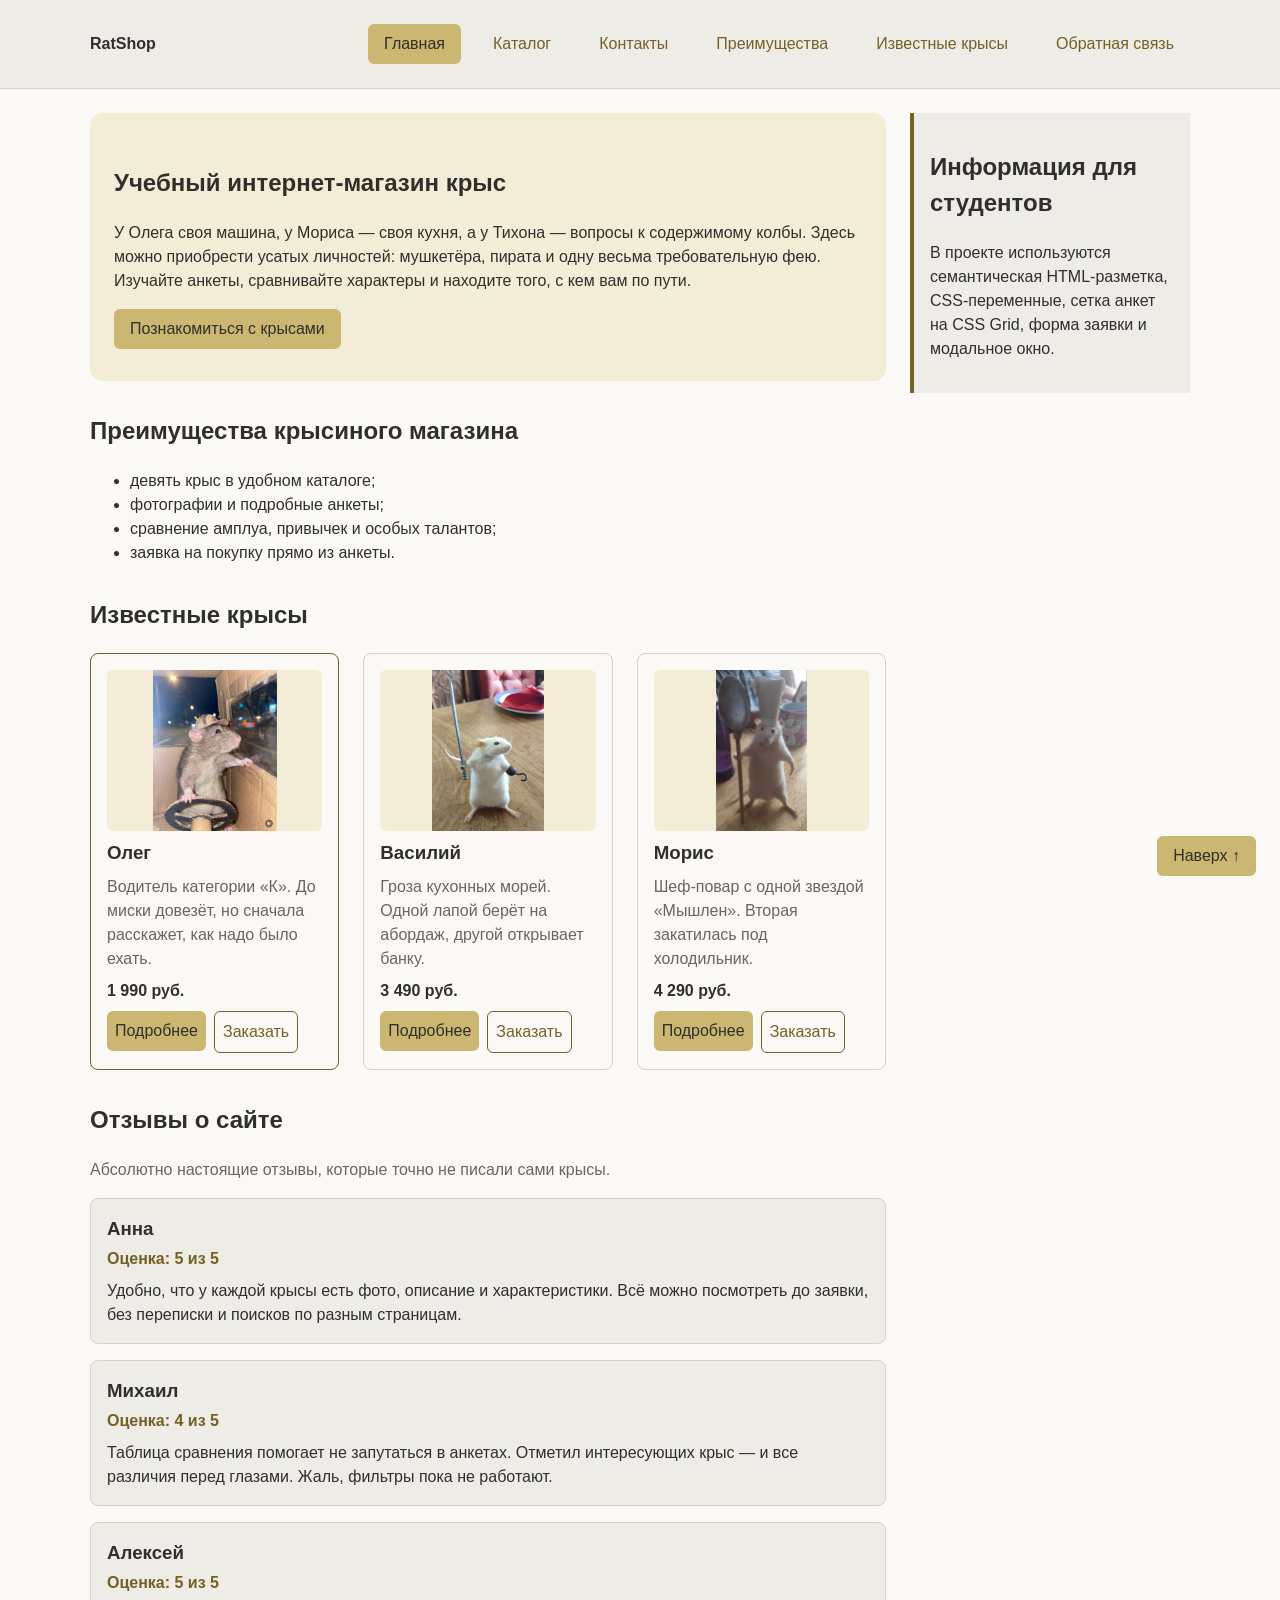
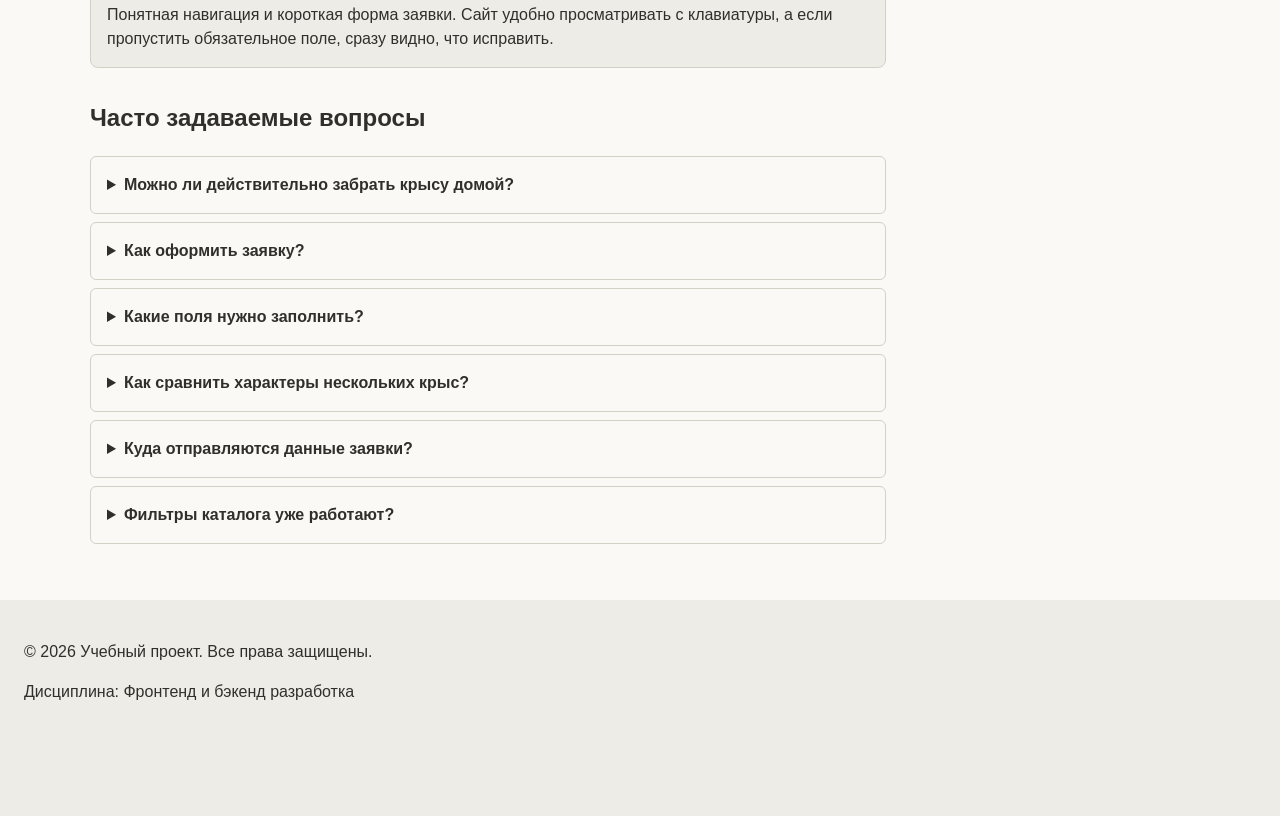
<file: index.html>
<!DOCTYPE html>
<html lang="ru">

<head>
  <meta charset="UTF-8">
  <meta name="viewport" content="width=device-width, initial-scale=1.0">
  <meta name="description" content="Учебный интернет-магазин крыс: фотографии, подробные анкеты, сравнение характеров и заявки на покупку.">
  <meta property="og:type" content="website">
  <meta property="og:title" content="Учебный интернет-магазин крыс">
  <meta property="og:description" content="Учебный интернет-магазин крыс: фотографии, подробные анкеты, сравнение характеров и заявки на покупку.">
  <meta property="og:url" content="https://aptemcat.github.io/kr1-html-css-shop/">
  <meta property="og:image" content="https://aptemcat.github.io/kr1-html-css-shop/images/preview.jpg">
  <title>Учебный интернет-магазин крыс</title>
  <link rel="stylesheet" href="css/style.css">
  <script src="js/products.js" defer></script>
  <script src="js/shop.js" defer></script>
  <script src="js/main.js" defer></script>
</head>

<body id="top">
  <header class="site-header">
    <div class="site-header__inner">
      <a class="site-header__logo" href="index.html">RatShop</a>

      <nav class="site-nav" aria-label="Основная навигация">
        <ul class="site-nav__list">
          <li class="site-nav__item"><a class="site-nav__link site-nav__link--active" aria-current="page" href="index.html">Главная</a></li>
          <li class="site-nav__item"><a class="site-nav__link" href="catalog.html">Каталог</a></li>
          <li class="site-nav__item"><a class="site-nav__link" href="contacts.html">Контакты</a></li>
          <li class="site-nav__item"><a class="site-nav__link" href="index.html#advantages">Преимущества</a></li>
          <li class="site-nav__item"><a class="site-nav__link" href="index.html#popular">Известные крысы</a></li>
          <li class="site-nav__item"><a class="site-nav__link" href="index.html#contacts">Обратная связь</a></li>
        </ul>
      </nav>
    </div>
  </header>

  <main class="page-layout">
    <!-- Основное содержимое страницы -->
    <div class="page-layout__content">
      <section class="hero">
        <h1 class="hero__title">Учебный интернет-магазин крыс</h1>
        <p class="hero__description">
          У Олега своя машина, у Мориса — своя кухня, а у Тихона — вопросы к содержимому колбы.
          Здесь можно приобрести усатых личностей: мушкетёра, пирата и одну весьма требовательную фею.
          Изучайте анкеты, сравнивайте характеры и находите того, с кем вам по пути.
        </p>
        <a class="button button--primary" href="#popular">Познакомиться с крысами</a>
      </section>

      <section class="section" id="advantages">
        <h2 class="section__title">Преимущества крысиного магазина</h2>

        <ul class="advantages-list">
          <li>девять крыс в удобном каталоге;</li>
          <li>фотографии и подробные анкеты;</li>
          <li>сравнение амплуа, привычек и особых талантов;</li>
          <li>заявка на покупку прямо из анкеты.</li>
        </ul>
      </section>

      <section class="section" id="popular">
        <h2 class="section__title">Известные крысы</h2>

        <div class="products-grid" id="popular-grid"></div>
        <noscript><p>Для просмотра крыс включите JavaScript.</p></noscript>
      </section>
      <section class="section reviews" id="reviews" aria-labelledby="reviews-title">
        <h2 class="section__title" id="reviews-title">Отзывы о сайте</h2>
        <p class="reviews__intro">Абсолютно настоящие отзывы, которые точно не писали сами крысы.</p>
        <div class="reviews__list">
          <article class="review-card">
            <h3 class="review-card__author">Анна</h3>
            <p class="review-card__rating">Оценка: 5 из 5</p>
            <p class="review-card__text">Удобно, что у каждой крысы есть фото, описание и характеристики. Всё можно посмотреть до заявки, без переписки и поисков по разным страницам.</p>
          </article>
          <article class="review-card">
            <h3 class="review-card__author">Михаил</h3>
            <p class="review-card__rating">Оценка: 4 из 5</p>
            <p class="review-card__text">Таблица сравнения помогает не запутаться в анкетах. Отметил интересующих крыс — и все различия перед глазами. Жаль, фильтры пока не работают.</p>
          </article>
          <article class="review-card">
            <h3 class="review-card__author">Алексей</h3>
            <p class="review-card__rating">Оценка: 5 из 5</p>
            <p class="review-card__text">Понятная навигация и короткая форма заявки. Сайт удобно просматривать с клавиатуры, а если пропустить обязательное поле, сразу видно, что исправить.</p>
          </article>
        </div>
      </section>

      <section class="section faq" id="faq" aria-labelledby="faq-title">
        <h2 class="section__title" id="faq-title">Часто задаваемые вопросы</h2>
        <details class="faq__item">
          <summary class="faq__question">Можно ли действительно забрать крысу домой?</summary>
          <p class="faq__answer">Это учебный интернет-магазин крыс с вымышленными анкетами. Можно выбрать крысу и заполнить заявку на покупку, но реальная продажа, оплата и передача животных пока не выполняются.</p>
        </details>
        <details class="faq__item">
          <summary class="faq__question">Как оформить заявку?</summary>
          <p class="faq__answer">Нажмите «Заказать» у героя на главной или в его подробной анкете. Форма откроется на той же странице, а имя крысы уже будет выбрано.</p>
        </details>
        <details class="faq__item">
          <summary class="faq__question">Какие поля нужно заполнить?</summary>
          <p class="faq__answer">Укажите имя, e-mail, телефон и тему заявки, затем отметьте согласие на обработку данных. Дата и комментарий необязательны.</p>
        </details>
        <details class="faq__item">
          <summary class="faq__question">Как сравнить характеры нескольких крыс?</summary>
          <p class="faq__answer">В каталоге отметьте галочки «Сравнить» у интересующих героев и нажмите «Перейти к сравнению» над списком. Таблица находится внизу страницы.</p>
        </details>
        <details class="faq__item">
          <summary class="faq__question">Куда отправляются данные заявки?</summary>
          <p class="faq__answer">Данные не отправляются на сервер. Форма проверяет заполнение и показывает сообщение об успешной отправке в рамках демонстрации.</p>
        </details>
        <details class="faq__item">
          <summary class="faq__question">Фильтры каталога уже работают?</summary>
          <p class="faq__answer">Пока выбор категории и цены не меняет список анкет. Галочки «Сравнить» на карточках уже работают и обновляют таблицу.</p>
        </details>
      </section>
    </div>

    <aside class="aside-info">
      <h2 class="aside-info__title">Информация для студентов</h2>
      <p class="aside-info__text">
        В проекте используются семантическая HTML-разметка, CSS-переменные,
        сетка анкет на CSS Grid, форма заявки и модальное окно.
      </p>
    </aside>
  </main>

  <dialog class="order-dialog" id="order-dialog" aria-labelledby="order-dialog-title">
    <h2 class="order-dialog__title" id="order-dialog-title">Оформление заявки</h2>

    <form class="order-form" id="order-form" action="#" method="post" novalidate>
      <input id="selected-product" name="selected-product" type="hidden">

      <div class="order-form__field">
        <label class="order-form__label" for="order-name">Имя</label>
        <input class="order-form__input" id="order-name" name="name" type="text" placeholder="Введите ваше имя" minlength="2"
          autocomplete="given-name" required>
      </div>

      <div class="order-form__field">
        <label class="order-form__label" for="order-email">E-mail</label>
        <input class="order-form__input" id="order-email" name="email" type="email" placeholder="example@mail.ru" autocomplete="email" required>
      </div>

      <div class="order-form__field">
        <label class="order-form__label" for="order-phone">Телефон</label>
        <input class="order-form__input" id="order-phone" name="phone" type="tel" inputmode="tel" placeholder="+7 (900) 000-00-00"
          pattern="^\+7 \(\d{3}\) \d{3}-\d{2}-\d{2}$" required>
        <small class="order-form__hint">Формат: +7 (900) 000-00-00</small>
      </div>

      <div class="order-form__field">
        <label class="order-form__label" for="order-date">Дата связи</label>
        <input class="order-form__input" id="order-date" name="date" type="date">
      </div>

      <div class="order-form__field">
        <label class="order-form__label" for="order-topic">Тема заявки</label>
        <select class="order-form__select" id="order-topic" name="topic" required>
          <option value="">Выберите тему</option>
          <option value="product">Покупка крысы</option>
          <option value="consultation">Консультация</option>
          <option value="delivery">Условия покупки</option>
        </select>
      </div>

      <div class="order-form__field">
        <label class="order-form__label" for="order-comment">Комментарий</label>
        <textarea class="order-form__textarea" id="order-comment" name="comment" rows="4" placeholder="Укажите дополнительную информацию"></textarea>
      </div>

      <div class="order-form__field">
        <label class="order-form__label">
          <input class="order-form__checkbox" id="order-agreement" name="agreement" type="checkbox" required>
          Я согласен на обработку данных
        </label>
      </div>

      <div class="order-form__actions">
        <button class="button button--secondary" type="button" id="close-order-dialog">Закрыть</button>
        <button class="button button--primary" type="submit">Отправить заявку</button>
      </div>
    </form>
  </dialog>

  <p class="success-message" id="success-message" hidden>
    Форма успешно отправлена!
  </p>

  <footer class="site-footer" id="contacts">
    <p class="site-footer__text">&copy; 2026 Учебный проект. Все права защищены.</p>
    <p class="site-footer__text">Дисциплина: Фронтенд и бэкенд разработка</p>
  </footer>
  <a class="button button--primary back-to-top" href="#top" aria-label="Вернуться к началу страницы">Наверх ↑</a>
</body>

</html>
</file>
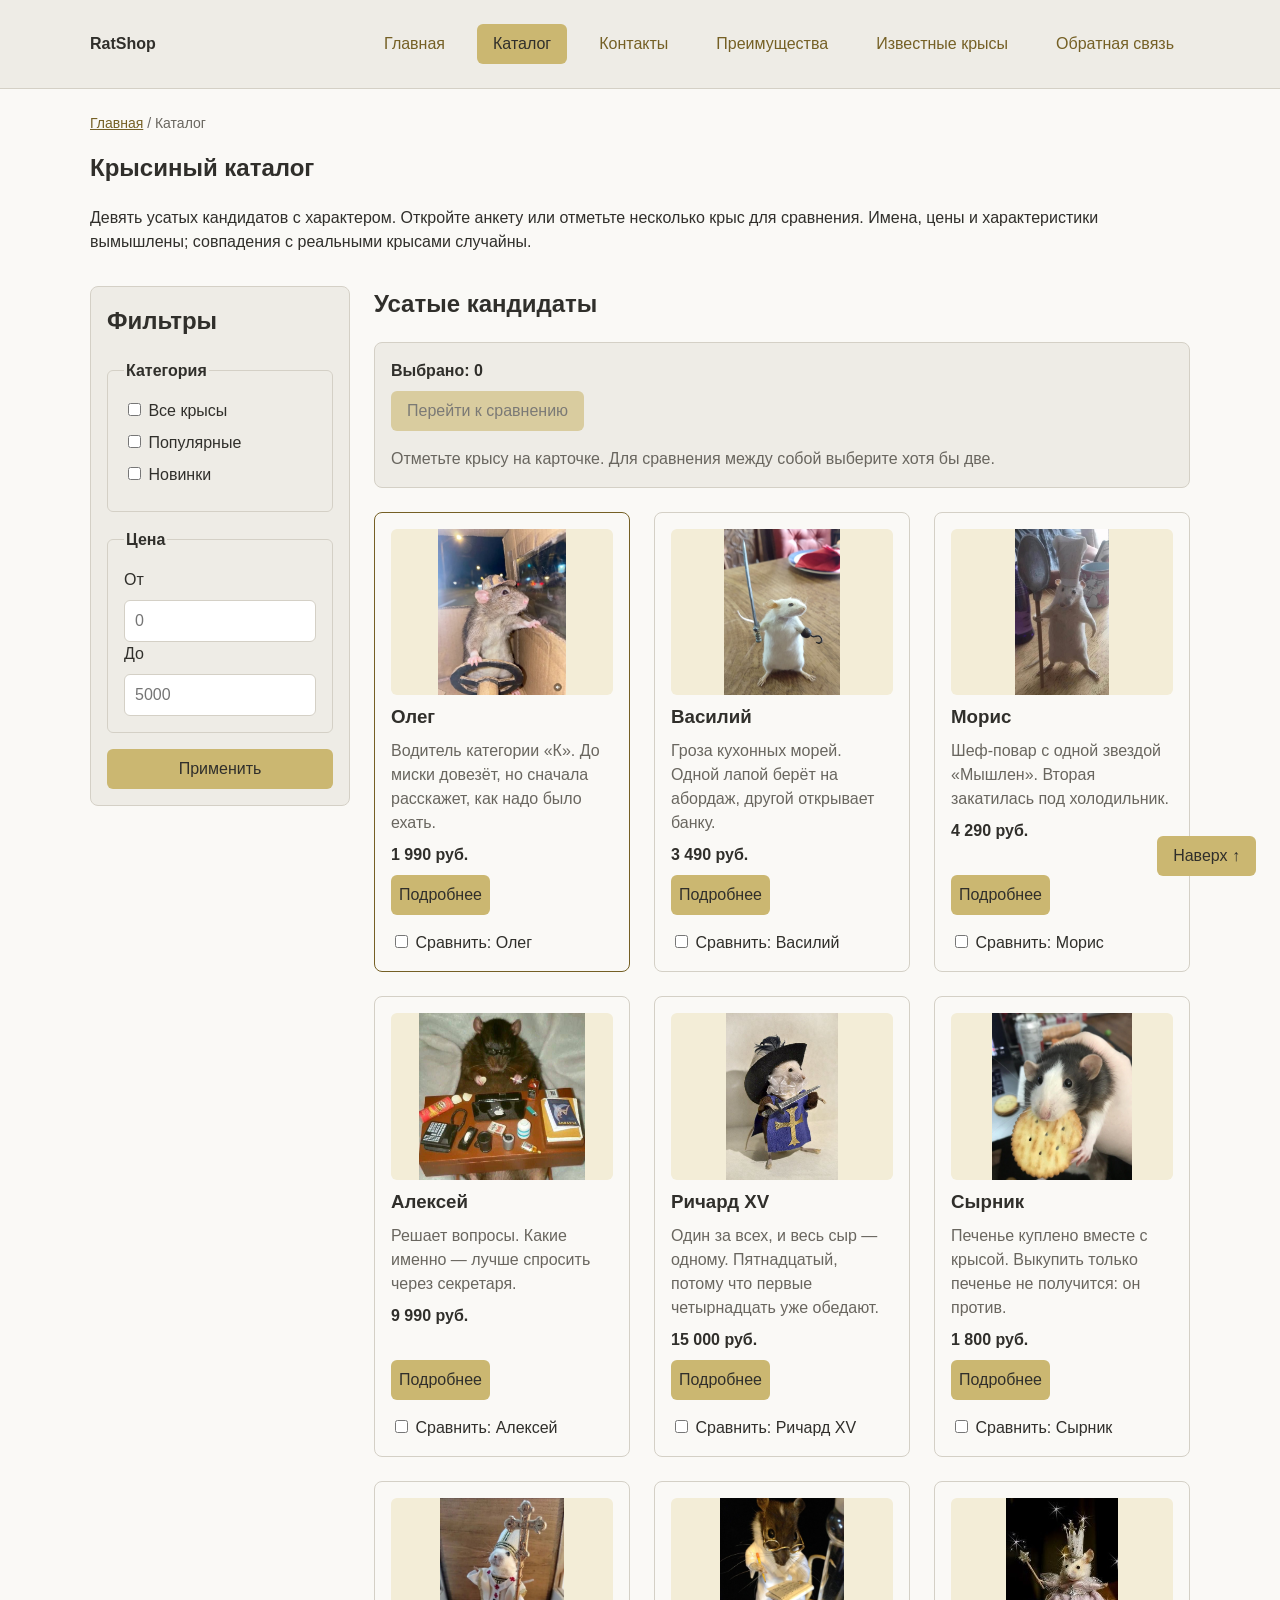
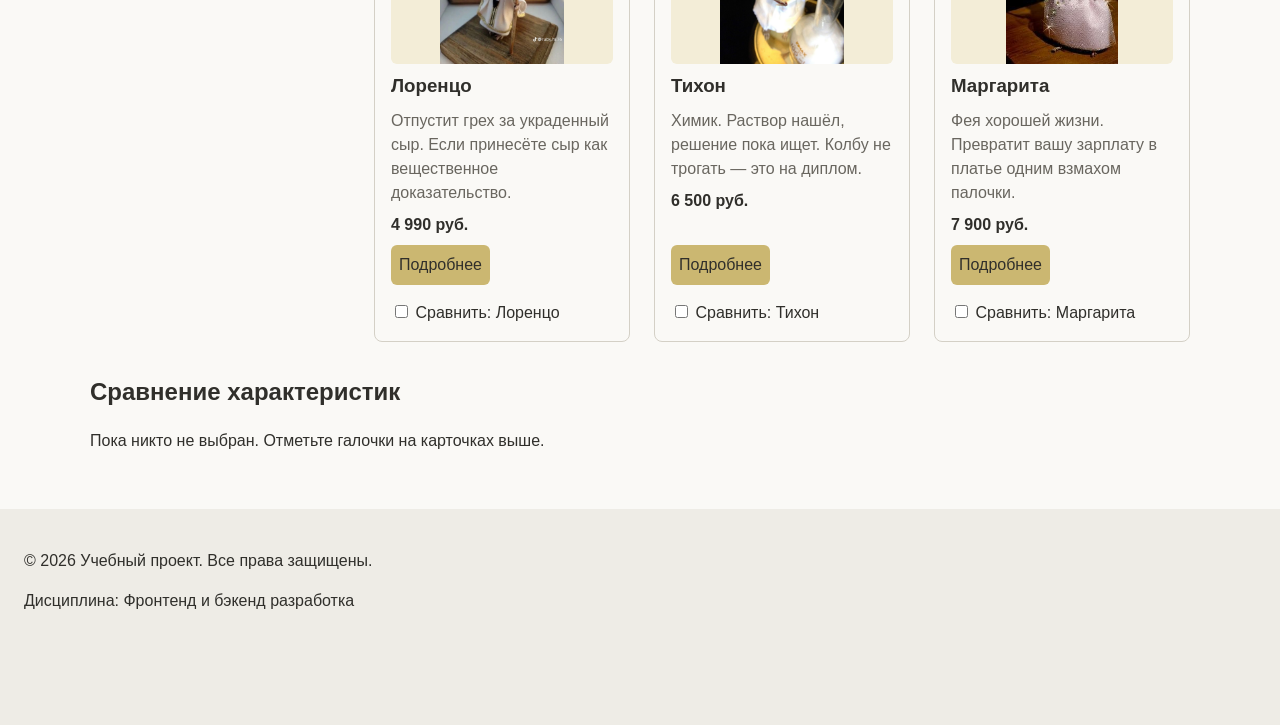
<file: catalog.html>
<!DOCTYPE html>
<html lang="ru">

<head>
  <meta charset="UTF-8">
  <meta name="viewport" content="width=device-width, initial-scale=1.0">
  <meta name="description" content="Анкеты крыс с фотографиями, характерами и таблицей сравнения.">
  <meta property="og:type" content="website">
  <meta property="og:title" content="Анкеты крыс — Учебный интернет-магазин крыс">
  <meta property="og:description" content="Анкеты крыс с фотографиями, характерами и таблицей сравнения.">
  <meta property="og:url" content="https://aptemcat.github.io/kr1-html-css-shop/catalog.html">
  <meta property="og:image" content="https://aptemcat.github.io/kr1-html-css-shop/images/preview.jpg">
  <title>Анкеты крыс — Учебный интернет-магазин крыс</title>
  <link rel="stylesheet" href="css/style.css">
  <script src="js/products.js" defer></script>
  <script src="js/shop.js" defer></script>
</head>

<body id="top">
  <header class="site-header">
    <div class="site-header__inner">
      <a class="site-header__logo" href="index.html">RatShop</a>

      <nav class="site-nav" aria-label="Основная навигация">
        <ul class="site-nav__list">
          <li class="site-nav__item"><a class="site-nav__link" href="index.html">Главная</a></li>
          <li class="site-nav__item"><a class="site-nav__link site-nav__link--active" aria-current="page" href="catalog.html">Каталог</a></li>
          <li class="site-nav__item"><a class="site-nav__link" href="contacts.html">Контакты</a></li>
          <li class="site-nav__item"><a class="site-nav__link" href="index.html#advantages">Преимущества</a></li>
          <li class="site-nav__item"><a class="site-nav__link" href="index.html#popular">Известные крысы</a></li>
          <li class="site-nav__item"><a class="site-nav__link" href="index.html#contacts">Обратная связь</a></li>
        </ul>
      </nav>
    </div>
  </header>

  <main>
    <nav class="breadcrumbs" aria-label="Хлебные крошки">
      <a class="breadcrumbs__link" href="index.html">Главная</a>
      <span class="breadcrumbs__current">Каталог</span>
    </nav>

    <section class="section">
      <h1 class="section__title">Крысиный каталог</h1>
      <p>
        Девять усатых кандидатов с характером. Откройте анкету или отметьте несколько крыс для сравнения.
        Имена, цены и характеристики вымышлены; совпадения с реальными крысами случайны.
      </p>
    </section>

    <section class="catalog-layout">
      <aside class="catalog-filters">
        <h2 class="catalog-filters__title">Фильтры</h2>

        <form class="filters-form" action="#" method="get">
          <fieldset class="filters-form__group">
            <legend class="filters-form__legend">Категория</legend>
            <label class="filters-form__label">
              <input class="filters-form__checkbox" type="checkbox" name="category" value="all">
              Все крысы
            </label>
            <label class="filters-form__label">
              <input class="filters-form__checkbox" type="checkbox" name="category" value="popular">
              Популярные
            </label>
            <label class="filters-form__label">
              <input class="filters-form__checkbox" type="checkbox" name="category" value="new">
              Новинки
            </label>
          </fieldset>

          <fieldset class="filters-form__group">
            <legend class="filters-form__legend">Цена</legend>
            <label class="filters-form__label" for="price-from">От</label>
            <input class="filters-form__input" id="price-from" name="price-from" type="number" min="0" placeholder="0">
            <label class="filters-form__label" for="price-to">До</label>
            <input class="filters-form__input" id="price-to" name="price-to" type="number" min="0" placeholder="5000">
          </fieldset>

          <button class="button button--primary" type="submit">Применить</button>
        </form>
      </aside>

      <section class="catalog-products">
        <h2 class="catalog-products__title">Усатые кандидаты</h2>

        <div class="comparison-controls">
          <p class="comparison-controls__count" id="compare-count" role="status" aria-live="polite">Выбрано: 0</p>
          <a class="button button--primary comparison-controls__link" id="compare-link" role="link" tabindex="0" aria-disabled="true">Перейти к сравнению</a>
          <p class="comparison-controls__hint">Отметьте крысу на карточке. Для сравнения между собой выберите хотя бы две.</p>
        </div>
        <div class="products-grid" id="catalog-grid"></div>
        <noscript><p>Для просмотра каталога и сравнения включите JavaScript.</p></noscript>
      </section>
    </section>
    <section class="section comparison" id="comparison" aria-labelledby="comparison-title">
      <h2 class="section__title" id="comparison-title">Сравнение характеристик</h2>
      <p id="comparison-empty">Пока никто не выбран. Отметьте галочки на карточках выше.</p>
      <div class="comparison__scroll" id="comparison-table-wrap" role="region" aria-label="Таблица сравнения крыс" tabindex="0" hidden>
        <table class="characteristics-table" id="comparison-table"></table>
      </div>
    </section>
  </main>

  <footer class="site-footer">
    <p class="site-footer__text">&copy; 2026 Учебный проект. Все права защищены.</p>
    <p class="site-footer__text">Дисциплина: Фронтенд и бэкенд разработка</p>
  </footer>
  <a class="button button--primary back-to-top" href="#top" aria-label="Вернуться к началу страницы">Наверх ↑</a>
</body>

</html>
</file>
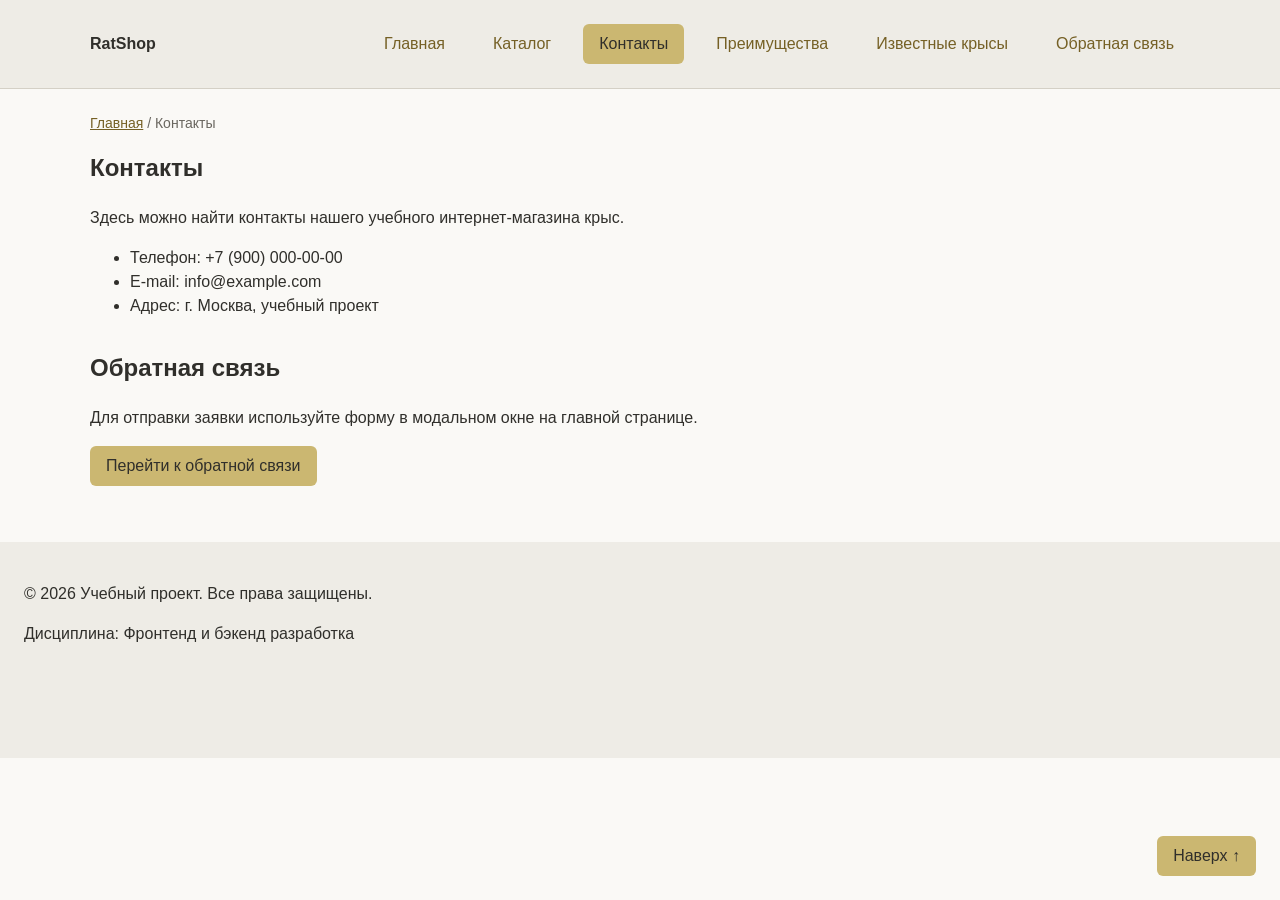
<file: contacts.html>
<!DOCTYPE html>
<html lang="ru">

<head>
  <meta charset="UTF-8">
  <meta name="viewport" content="width=device-width, initial-scale=1.0">
  <meta name="description" content="Контакты учебного интернет-магазина крыс.">
  <meta property="og:type" content="website">
  <meta property="og:title" content="Контакты — Учебный интернет-магазин крыс">
  <meta property="og:description" content="Контакты учебного интернет-магазина крыс.">
  <meta property="og:url" content="https://aptemcat.github.io/kr1-html-css-shop/contacts.html">
  <meta property="og:image" content="https://aptemcat.github.io/kr1-html-css-shop/images/preview.jpg">
  <title>Контакты — Учебный интернет-магазин крыс</title>
  <link rel="stylesheet" href="css/style.css">
</head>

<body id="top">
  <header class="site-header">
    <div class="site-header__inner">
      <a class="site-header__logo" href="index.html">RatShop</a>

      <nav class="site-nav" aria-label="Основная навигация">
        <ul class="site-nav__list">
          <li class="site-nav__item"><a class="site-nav__link" href="index.html">Главная</a></li>
          <li class="site-nav__item"><a class="site-nav__link" href="catalog.html">Каталог</a></li>
          <li class="site-nav__item"><a class="site-nav__link site-nav__link--active" aria-current="page" href="contacts.html">Контакты</a></li>
          <li class="site-nav__item"><a class="site-nav__link" href="index.html#advantages">Преимущества</a></li>
          <li class="site-nav__item"><a class="site-nav__link" href="index.html#popular">Известные крысы</a></li>
          <li class="site-nav__item"><a class="site-nav__link" href="index.html#contacts">Обратная связь</a></li>
        </ul>
      </nav>
    </div>
  </header>

  <main>
    <nav class="breadcrumbs" aria-label="Хлебные крошки">
      <a class="breadcrumbs__link" href="index.html">Главная</a>
      <span class="breadcrumbs__current">Контакты</span>
    </nav>

    <section class="section">
      <h1 class="section__title">Контакты</h1>
      <p>Здесь можно найти контакты нашего учебного интернет-магазина крыс.</p>
      <ul>
        <li>Телефон: +7 (900) 000-00-00</li>
        <li>E-mail: info@example.com</li>
        <li>Адрес: г. Москва, учебный проект</li>
      </ul>
    </section>

    <section class="section" id="feedback">
      <h2 class="section__title">Обратная связь</h2>
      <p>Для отправки заявки используйте форму в модальном окне на главной странице.</p>
      <a class="button button--primary" href="index.html#contacts">Перейти к обратной связи</a>
    </section>
  </main>

  <footer class="site-footer">
    <p class="site-footer__text">&copy; 2026 Учебный проект. Все права защищены.</p>
    <p class="site-footer__text">Дисциплина: Фронтенд и бэкенд разработка</p>
  </footer>
  <a class="button button--primary back-to-top" href="#top" aria-label="Вернуться к началу страницы">Наверх ↑</a>
</body>

</html>
</file>
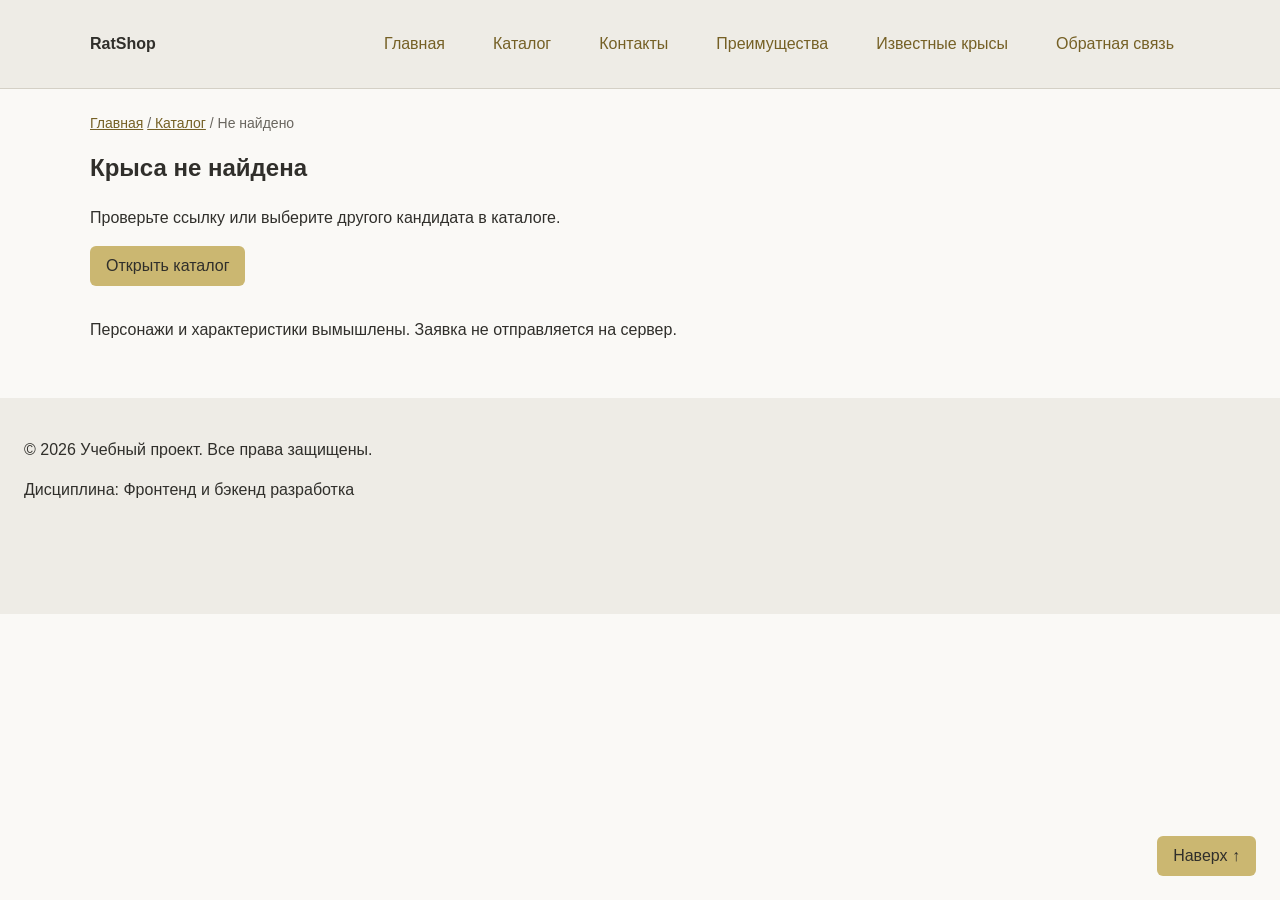
<file: product.html>
<!DOCTYPE html>
<html lang="ru">

<head>
  <meta charset="UTF-8">
  <meta name="viewport" content="width=device-width, initial-scale=1.0">
  <meta name="description" content="Подробная анкета крысы: фото, описание, характеристики и учебная заявка.">
  <meta property="og:type" content="website">
  <meta property="og:title" content="Анкета крысы — RatShop">
  <meta property="og:description" content="Фотография, описание, характеристики крысы и заявка на покупку.">
  <meta property="og:image" content="https://aptemcat.github.io/kr1-html-css-shop/images/preview.jpg">
  <title>Анкета крысы — RatShop</title>
  <link rel="stylesheet" href="css/style.css">
  <script src="js/products.js" defer></script>
  <script src="js/shop.js" defer></script>
  <script src="js/main.js" defer></script>
</head>

<body id="top">
  <header class="site-header">
    <div class="site-header__inner">
      <a class="site-header__logo" href="index.html">RatShop</a>

      <nav class="site-nav" aria-label="Основная навигация">
        <ul class="site-nav__list">
          <li class="site-nav__item"><a class="site-nav__link" href="index.html">Главная</a></li>
          <li class="site-nav__item"><a class="site-nav__link" href="catalog.html">Каталог</a></li>
          <li class="site-nav__item"><a class="site-nav__link" href="contacts.html">Контакты</a></li>
          <li class="site-nav__item"><a class="site-nav__link" href="index.html#advantages">Преимущества</a></li>
          <li class="site-nav__item"><a class="site-nav__link" href="index.html#popular">Известные крысы</a></li>
          <li class="site-nav__item"><a class="site-nav__link" href="index.html#contacts">Обратная связь</a></li>
        </ul>
      </nav>
    </div>
  </header>

  <main>
    <nav class="breadcrumbs" aria-label="Хлебные крошки">
      <a class="breadcrumbs__link" href="index.html">Главная</a>
      <a class="breadcrumbs__link breadcrumbs__link--nested" href="catalog.html">Каталог</a>
      <span class="breadcrumbs__current" id="product-current">Анкета крысы</span>
    </nav>
    <article class="section product-detail" id="product-detail"></article>
    <noscript><p class="section">Для просмотра анкеты и оформления заявки включите JavaScript.</p></noscript>
    <p class="section">Персонажи и характеристики вымышлены. Заявка не отправляется на сервер.</p>
  </main>

  <dialog class="order-dialog" id="order-dialog" aria-labelledby="order-dialog-title">
    <h2 class="order-dialog__title" id="order-dialog-title">Оформление заявки</h2>

    <form class="order-form" id="order-form" action="#" method="post" novalidate>
      <input id="selected-product" name="selected-product" type="hidden">

      <div class="order-form__field">
        <label class="order-form__label" for="order-name">Имя</label>
        <input class="order-form__input" id="order-name" name="name" type="text" placeholder="Введите ваше имя" minlength="2"
          autocomplete="given-name" required>
      </div>

      <div class="order-form__field">
        <label class="order-form__label" for="order-email">E-mail</label>
        <input class="order-form__input" id="order-email" name="email" type="email" placeholder="example@mail.ru" autocomplete="email" required>
      </div>

      <div class="order-form__field">
        <label class="order-form__label" for="order-phone">Телефон</label>
        <input class="order-form__input" id="order-phone" name="phone" type="tel" inputmode="tel" placeholder="+7 (900) 000-00-00"
          pattern="^\+7 \(\d{3}\) \d{3}-\d{2}-\d{2}$" required>
        <small class="order-form__hint">Формат: +7 (900) 000-00-00</small>
      </div>

      <div class="order-form__field">
        <label class="order-form__label" for="order-date">Дата связи</label>
        <input class="order-form__input" id="order-date" name="date" type="date">
      </div>

      <div class="order-form__field">
        <label class="order-form__label" for="order-topic">Тема заявки</label>
        <select class="order-form__select" id="order-topic" name="topic" required>
          <option value="">Выберите тему</option>
          <option value="product">Покупка крысы</option>
          <option value="consultation">Консультация</option>
          <option value="delivery">Условия покупки</option>
        </select>
      </div>

      <div class="order-form__field">
        <label class="order-form__label" for="order-comment">Комментарий</label>
        <textarea class="order-form__textarea" id="order-comment" name="comment" rows="4" placeholder="Укажите дополнительную информацию"></textarea>
      </div>

      <div class="order-form__field">
        <label class="order-form__label">
          <input class="order-form__checkbox" id="order-agreement" name="agreement" type="checkbox" required>
          Я согласен на обработку данных
        </label>
      </div>

      <div class="order-form__actions">
        <button class="button button--secondary" type="button" id="close-order-dialog">Закрыть</button>
        <button class="button button--primary" type="submit">Отправить заявку</button>
      </div>
    </form>
  </dialog>

  <p class="success-message" id="success-message" role="status" hidden>Заявка оформлена!</p>

  <footer class="site-footer">
    <p class="site-footer__text">&copy; 2026 Учебный проект. Все права защищены.</p>
    <p class="site-footer__text">Дисциплина: Фронтенд и бэкенд разработка</p>
  </footer>
  <a class="button button--primary back-to-top" href="#top" aria-label="Вернуться к началу страницы">Наверх ↑</a>
</body>

</html>
</file>
<file: css/style.css>
/* ===============================
   1. Переменные проекта
   =============================== */

:root {
  /* Основные цвета проекта */
  --color-bg: #faf9f6;
  --color-text: #302f2b;
  --color-muted: #69665f;
  --color-primary: #756025;
  --color-primary-dark: #58471a;
  --color-accent: #cbb771;
  --color-accent-hover: #bba358;
  --color-border: #d4d0c6;
  --color-surface: #eeece6;
  --color-surface-accent: #f3edd7;
  --color-danger: #a03b35;
  --color-success: #54613e;
  --color-success-bg: #edf0e4;
  --color-white: #ffffff;

  accent-color: var(--color-primary);

  /* Отступы */
  --space-xs: 4px;
  --space-sm: 8px;
  --space-md: 16px;
  --space-lg: 24px;
  --space-xl: 32px;

  /* Скругления */
  --radius-sm: 6px;
  --radius-md: 8px;
  --radius-lg: 12px;

  /* Размеры */
  --container-width: 1100px;
}

/* ===============================
   2. Базовые стили
   =============================== */

* {
  box-sizing: border-box;
}

html {
  scroll-behavior: smooth;
}

body {
  margin: 0;
  font-family: Arial, sans-serif;
  line-height: 1.5;
  color: var(--color-text);
  background-color: var(--color-bg);
}

.site-header,
main,
.site-footer {
  padding: var(--space-lg);
}

.site-header,
.site-footer {
  background-color: var(--color-surface);
}

.site-header {
  position: sticky;
  top: 0;
  z-index: 10;
  border-bottom: 1px solid var(--color-border);
}

/* ===============================
   3. Общие элементы интерфейса
   =============================== */

a {
  color: var(--color-primary);
}

a:hover {
  color: var(--color-primary-dark);
}

a:focus-visible {
  outline: 2px solid var(--color-primary);
  outline-offset: 3px;
}

.button {
  display: inline-block;
  padding: var(--space-sm) var(--space-md);
  font: inherit;
  text-decoration: none;
  border: none;
  border-radius: var(--radius-sm);
  cursor: pointer;
}

.button--primary {
  color: var(--color-text);
  background-color: var(--color-accent);
}

.button--primary:hover {
  color: var(--color-text);
  background-color: var(--color-accent-hover);
}

.button--secondary {
  color: var(--color-primary);
  background-color: transparent;
  border: 1px solid var(--color-primary);
}

.button--secondary:hover {
  color: var(--color-text);
  background-color: var(--color-accent);
}

.button:focus-visible {
  outline: 2px solid var(--color-primary);
  outline-offset: 3px;
}

.button:disabled,
.button--disabled {
  opacity: 0.6;
  cursor: not-allowed;
}

/* ===============================
   4. Компоненты страницы
   =============================== */

.site-header__inner {
  display: flex;
  flex-wrap: wrap;
  align-items: center;
  justify-content: space-between;
  gap: var(--space-md);
  max-width: var(--container-width);
  margin: 0 auto;
}

.site-header__logo {
  font-weight: bold;
  text-decoration: none;
  color: var(--color-text);
}

.site-nav__list {
  display: flex;
  flex-wrap: wrap;
  justify-content: center;
  align-items: center;
  gap: var(--space-md);
  padding: 0;
  margin: 0;
  list-style: none;
}

.site-nav__item {
  margin: 0;
}

.site-nav__link {
  display: inline-block;
  padding: var(--space-sm) var(--space-md);
  color: var(--color-primary);
  text-decoration: none;
  border-radius: var(--radius-sm);
}

.site-nav__link:hover {
  color: var(--color-text);
  background-color: var(--color-accent);
}

.site-nav__link--active {
  color: var(--color-text);
  background-color: var(--color-accent);
}

.page-layout {
  display: grid;
  grid-template-columns: minmax(0, 1fr) 280px;
  align-items: start;
  gap: var(--space-lg);
  max-width: calc(var(--container-width) + var(--space-lg) + var(--space-lg));
  margin: 0 auto;
}

.page-layout__content {
  min-width: 0;
}

.breadcrumbs {
  max-width: var(--container-width);
  margin: 0 auto var(--space-md);
  font-size: 14px;
  color: var(--color-muted);
}

.breadcrumbs__link {
  color: var(--color-primary);
}

.breadcrumbs__current::before {
  content: " / ";
  color: var(--color-muted);
}

:target {
  scroll-margin-top: calc(var(--space-xl) + var(--space-xl) + var(--space-xl));
  outline: 2px dashed var(--color-primary);
  outline-offset: 4px;
}

.hero {
  max-width: var(--container-width);
  margin: 0 auto var(--space-xl);
  padding: var(--space-xl) var(--space-lg);
  background-color: var(--color-surface-accent);
  border-radius: var(--radius-lg);
}

.section {
  max-width: var(--container-width);
  margin: 0 auto var(--space-xl);
}

.section__title {
  margin-top: 0;
}

.products-grid {
  display: grid;
  grid-template-columns: repeat(3, 1fr);
  gap: var(--space-lg);
  width: 100%;
}

.product-card {
  display: flex;
  flex-direction: column;
  gap: var(--space-sm);
  margin-bottom: 0;
  padding: var(--space-md);
  border: 1px solid var(--color-border);
  border-radius: var(--radius-md);
  background-color: var(--color-bg);
}

.product-card:hover {
  border-color: var(--color-primary);
}

.product-card--featured {
  border-color: var(--color-primary);
}

.product-card--discount {
  border-color: var(--color-danger);
}

.product-card__title {
  margin: 0;
  color: var(--color-text);
}

.product-card__description {
  margin: 0;
  color: var(--color-muted);
}

.product-card__price {
  margin: 0;
  font-weight: 700;
}

.product-card--discount .product-card__price {
  color: var(--color-danger);
}

.product-card__button {
  align-self: flex-start;
}

.product-card__actions {
  display: flex;
  gap: var(--space-sm);
  align-items: center;
  margin-top: auto;
}

.product-card__actions .button {
  padding-inline: var(--space-sm);
  white-space: nowrap;
}

.catalog-layout {
  display: grid;
  grid-template-columns: 260px 1fr;
  grid-template-areas: "filters products";
  gap: var(--space-lg);
  max-width: var(--container-width);
  margin: 0 auto var(--space-xl);
}

.catalog-filters {
  grid-area: filters;
  position: sticky;
  top: calc(var(--space-xl) * 3);
  align-self: start;
  max-height: calc(100vh - var(--space-xl) * 3 - var(--space-lg));
  overflow-y: auto;
  padding: var(--space-md);
  border: 1px solid var(--color-border);
  border-radius: var(--radius-md);
  background-color: var(--color-surface);
}

.catalog-products {
  grid-area: products;
  min-width: 0;
}

.catalog-filters__title,
.catalog-products__title {
  margin-top: 0;
}

.filters-form {
  display: grid;
  gap: var(--space-md);
}

.filters-form__group {
  margin: 0;
  padding: var(--space-md);
  border: 1px solid var(--color-border);
  border-radius: var(--radius-sm);
}

.filters-form__legend {
  font-weight: 700;
}

.filters-form__label {
  display: block;
  margin-bottom: var(--space-sm);
}

.filters-form__input {
  width: 100%;
  padding: 8px 10px;
  border: 1px solid var(--color-border);
  border-radius: var(--radius-sm);
  font: inherit;
}

.aside-info {
  position: sticky;
  top: calc(var(--space-xl) + var(--space-xl) + var(--space-xl));
  width: 100%;
  margin: 0;
  padding: var(--space-md);
  border-left: 4px solid var(--color-primary);
  background-color: var(--color-surface);
}

.reviews__intro {
  color: var(--color-muted);
}

.reviews__list {
  display: grid;
  gap: var(--space-md);
}

.review-card {
  padding: var(--space-md);
  border: 1px solid var(--color-border);
  border-radius: var(--radius-md);
  background-color: var(--color-surface);
}

.review-card__author {
  margin: 0 0 var(--space-xs);
}

.review-card__rating {
  margin: 0 0 var(--space-sm);
  color: var(--color-primary);
  font-weight: 700;
}

.review-card__text {
  margin: 0;
}

.faq__item {
  margin-bottom: var(--space-sm);
  border: 1px solid var(--color-border);
  border-radius: var(--radius-sm);
  background-color: var(--color-bg);
}

.faq__question {
  padding: var(--space-md);
  font-weight: 700;
  cursor: pointer;
}

.faq__question:hover,
.faq__item[open] {
  background-color: var(--color-surface-accent);
}

.faq__question:focus-visible {
  outline: 2px solid var(--color-primary);
  outline-offset: 3px;
}

.faq__answer {
  margin: 0;
  padding: 0 var(--space-md) var(--space-md);
}

.back-to-top {
  position: fixed;
  right: var(--space-lg);
  bottom: var(--space-lg);
  z-index: 5;
}

.site-footer {
  padding-bottom: calc(var(--space-xl) * 3);
}

body:target {
  outline: none;
}

/* ===============================
   5. Форма и модальное окно
   =============================== */

.order-dialog {
  color: var(--color-text);
  background-color: var(--color-bg);
  width: min(100% - 32px, 560px);
  padding: var(--space-lg);
  border: none;
  border-radius: var(--radius-lg);
}

.order-dialog::backdrop {
  background-color: rgba(0, 0, 0, 0.5);
}

.order-dialog__title {
  margin-top: 0;
}

.order-form__field {
  margin-bottom: var(--space-md);
}

.order-form__label {
  display: block;
  margin-bottom: var(--space-xs);
}

.order-form__input,
.order-form__select,
.order-form__textarea,
.order-form__checkbox {
  width: 100%;
  padding: 10px 12px;
  border: 1px solid var(--color-border);
  border-radius: var(--radius-sm);
  font: inherit;
}

.order-form__checkbox {
  width: auto;
}

.order-form__hint {
  display: block;
  margin-top: var(--space-xs);
  color: var(--color-muted);
}

.order-form__input:hover,
.order-form__select:hover,
.order-form__textarea:hover,
.order-form__checkbox:hover {
  border-color: var(--color-primary);
}

.order-form__input:focus-visible,
.order-form__select:focus-visible,
.order-form__textarea:focus-visible,
.order-form__checkbox:focus-visible {
  outline: 2px solid var(--color-primary);
  outline-offset: 3px;
}

[aria-invalid="true"] {
  border-color: var(--color-danger);
}

.order-form__actions {
  display: flex;
  gap: var(--space-md);
  margin-top: var(--space-lg);
}

.success-message {
  max-width: var(--container-width);
  margin: var(--space-lg) auto;
  padding: var(--space-md);
  border-left: 4px solid var(--color-success);
  background-color: var(--color-success-bg);
}

/* Анкеты крыс и сравнение каталога */
.product-card__image-link {
  display: block;
}

.product-card__image,
.product-detail__image {
  display: block;
  width: 100%;
  height: auto;
  aspect-ratio: 4 / 3;
  object-fit: contain;
  border-radius: var(--radius-sm);
  background-color: var(--color-surface-accent);
}

.product-card__compare {
  margin-top: var(--space-sm);
  cursor: pointer;
}

.product-card__checkbox:focus-visible,
.comparison__scroll:focus-visible {
  outline: 2px solid var(--color-primary);
  outline-offset: 3px;
}

.comparison-controls {
  margin-bottom: var(--space-lg);
  padding: var(--space-md);
  border: 1px solid var(--color-border);
  border-radius: var(--radius-md);
  background-color: var(--color-surface);
}

.comparison-controls__count {
  margin: 0 0 var(--space-sm);
  font-weight: 700;
}

.comparison-controls__hint {
  margin-bottom: 0;
  color: var(--color-muted);
}

.comparison-controls__link[aria-disabled="true"] {
  opacity: 0.6;
  cursor: not-allowed;
}

.comparison__scroll {
  max-width: 100%;
  overflow-x: auto;
}

.characteristics-table {
  width: 100%;
  margin-top: var(--space-lg);
  border-collapse: collapse;
  text-align: left;
}

.characteristics-table__caption {
  margin-bottom: var(--space-sm);
  font-weight: 700;
  text-align: left;
}

.characteristics-table__heading,
.characteristics-table__cell {
  min-width: 140px;
  padding: var(--space-sm) var(--space-md);
  border: 1px solid var(--color-border);
  vertical-align: top;
}

.characteristics-table__heading {
  background-color: var(--color-surface);
}

.product-detail__layout {
  display: grid;
  grid-template-columns: minmax(0, 1fr) minmax(0, 1fr);
  align-items: start;
  gap: var(--space-lg);
}

.product-detail__description {
  line-height: 1.7;
}

.product-detail__price {
  font-size: 1.25rem;
  font-weight: 700;
}

.breadcrumbs__link--nested::before {
  content: " / ";
  color: var(--color-muted);
}
</file>
